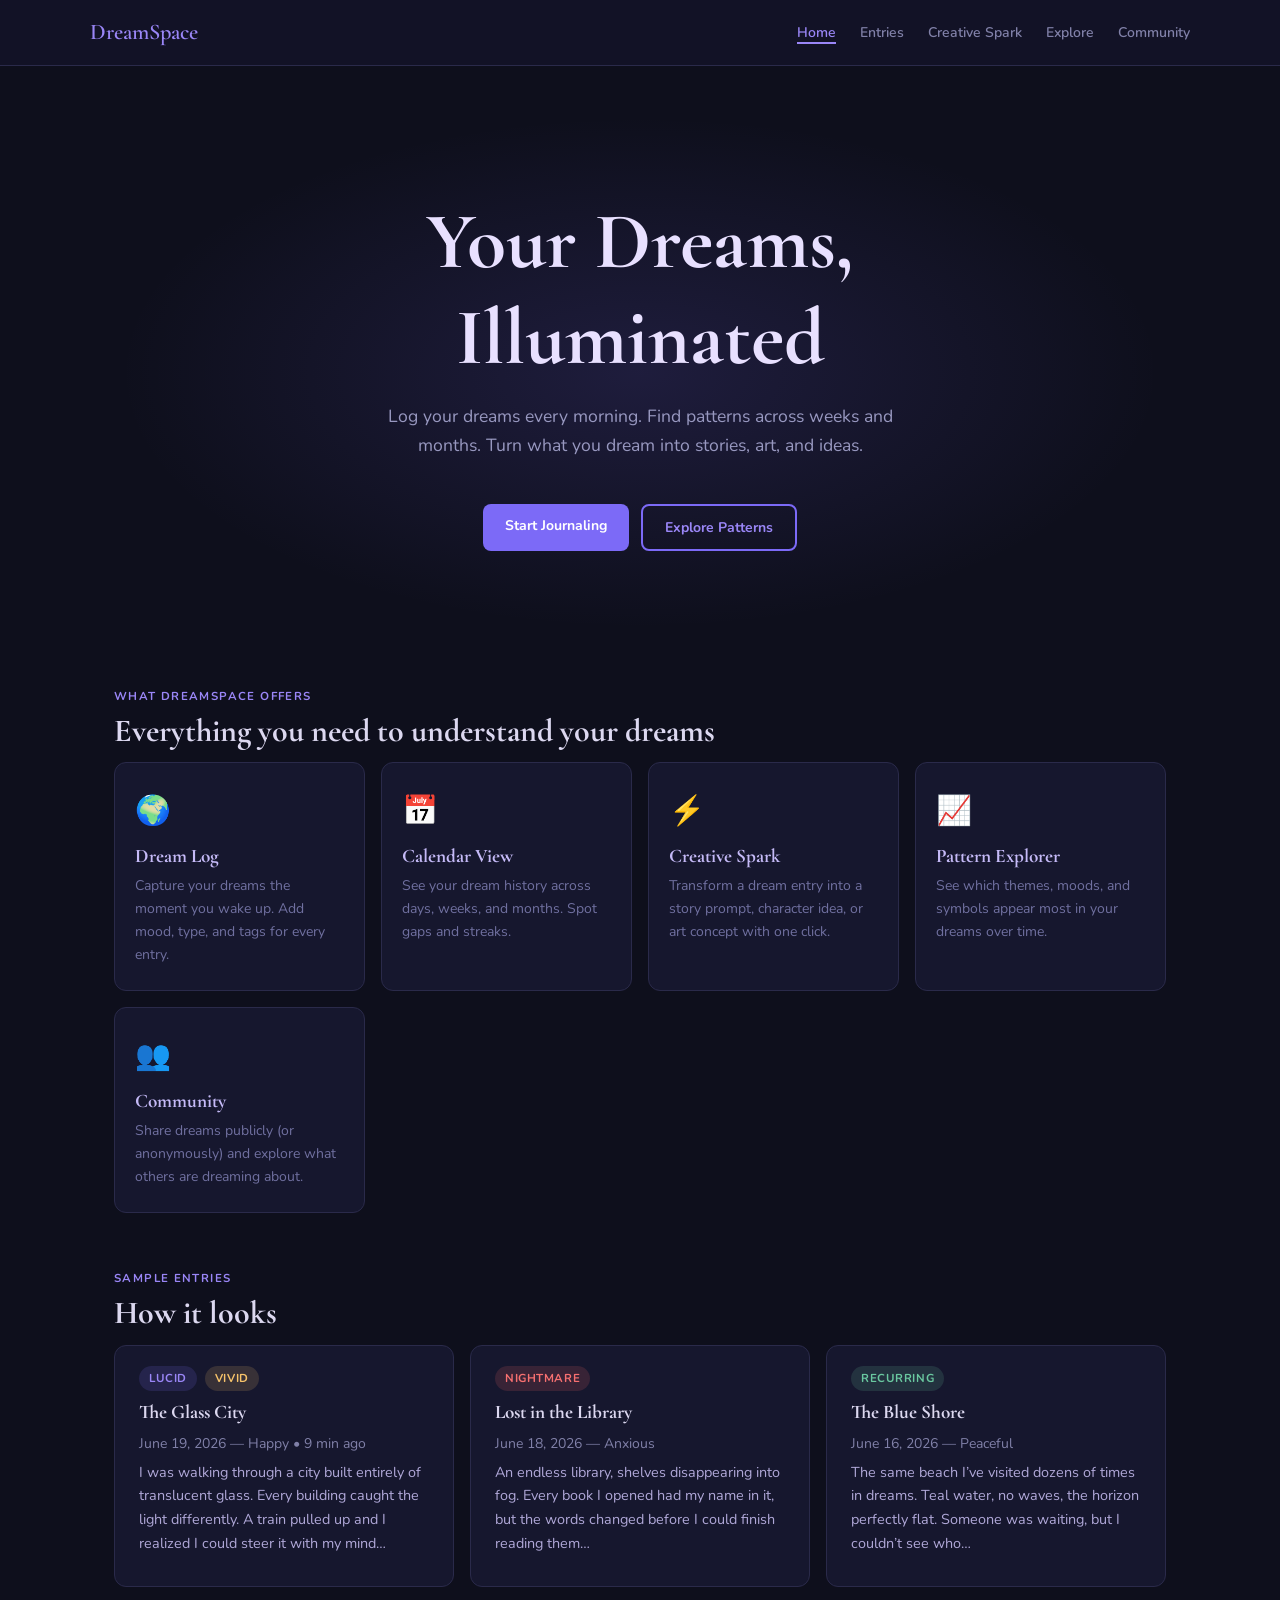
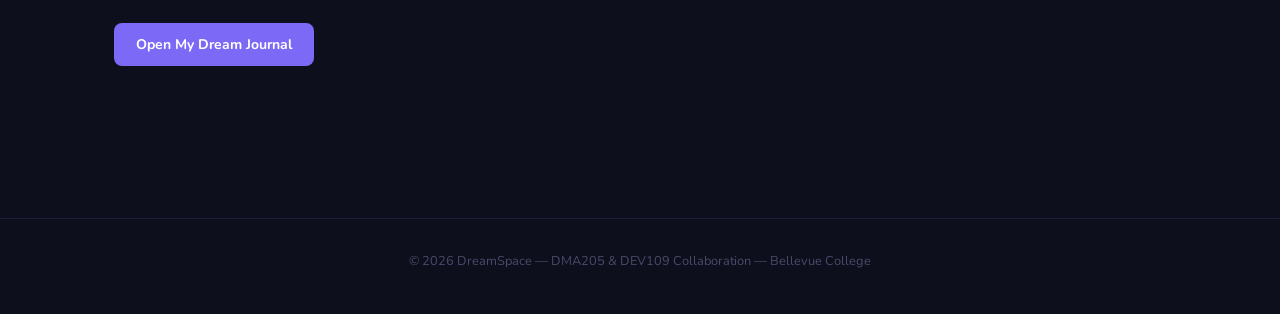
<file: index.html>
<!DOCTYPE html>
<html lang="en">
<head>
  <meta charset="UTF-8">
  <meta name="viewport" content="width=device-width, initial-scale=1.0">
  <meta http-equiv="X-UA-Compatible" content="IE=edge">
  <meta name="description" content="DreamSpace — a dream journaling app for logging, exploring, and making creative use of your dreams.">
  <meta name="keywords" content="dream journal, dream logging, lucid dreams, creative writing, DreamSpace">
  <meta name="author" content="Maggie Chao, Sara | DMA205 &amp; DEV109 Team 2">
  <meta name="robots" content="index, follow">
  <meta property="og:title" content="DreamSpace">
  <meta property="og:description" content="Log, explore, and create with your dreams.">
  <meta property="og:type" content="website">
  <title>DreamSpace</title>
  <link rel="preconnect" href="https://fonts.googleapis.com">
  <link rel="preconnect" href="https://fonts.gstatic.com" crossorigin>
  <link rel="stylesheet" href="css/styles.css">
  <style>
    .hero {
      position: relative;
      text-align: center;
      padding: 80px 24px;
      overflow: hidden;
    }
    .hero::before {
      content: '';
      position: absolute;
      inset: 0;
      background: radial-gradient(ellipse at center, rgba(124, 106, 247, 0.15) 0%, transparent 70%);
      pointer-events: none;
    }
    .hero h1 {
      color: #e8e0ff;
      font-size: clamp(2.5rem, 7vw, 5rem);
      margin-bottom: 16px;
      position: relative;
    }
    .hero p {
      color: #9898c0;
      font-size: 1.1rem;
      max-width: 520px;
      margin: 0 auto 32px;
      position: relative;
    }
    .hero-actions {
      display: flex;
      gap: 12px;
      justify-content: center;
      flex-wrap: wrap;
      position: relative;
    }
    .feature-row {
      display: grid;
      grid-template-columns: repeat(auto-fit, minmax(200px, 1fr));
      gap: 16px;
    }
    .feature-item {
      background: #16172e;
      border: 1px solid #2a2a4a;
      border-radius: 12px;
      padding: 24px 20px;
    }
    .feature-icon {
      font-size: 1.8rem;
      margin-bottom: 10px;
      display: block;
    }
    .feature-item h3 { color: #c5baf7; margin-bottom: 6px; }
    .feature-item p { color: #7070a0; font-size: 0.875rem; margin: 0; }
  </style>
</head>
<body>
  <header>
    <nav>
      <a href="index.html" class="logo">DreamSpace</a>
      <ul>
        <li><a href="index.html" class="active">Home</a></li>
        <li><a href="html/entries.html">Entries</a></li>
        <li><a href="html/creative.html">Creative Spark</a></li>
        <li><a href="html/explore.html">Explore</a></li>
        <li><a href="html/social.html">Community</a></li>
      </ul>
    </nav>
  </header>

  <main>
    <!-- Hero -->
    <section class="hero" aria-label="Welcome section">
      <h1>Your Dreams,<br>Illuminated</h1>
      <p>
        Log your dreams every morning. Find patterns across weeks and months.
        Turn what you dream into stories, art, and ideas.
      </p>
      <div class="hero-actions">
        <a href="html/entries.html" class="btn">Start Journaling</a>
        <a href="html/explore.html" class="btn btn-outline">Explore Patterns</a>
      </div>
    </section>

    <!-- Features -->
    <section aria-labelledby="features-heading">
      <p class="section-label">What DreamSpace offers</p>
      <h2 id="features-heading">Everything you need to understand your dreams</h2>
      <div class="feature-row">
        <div class="feature-item">
          <span class="feature-icon" aria-hidden="true">&#127757;</span>
          <h3>Dream Log</h3>
          <p>Capture your dreams the moment you wake up. Add mood, type, and tags for every entry.</p>
        </div>
        <div class="feature-item">
          <span class="feature-icon" aria-hidden="true">&#128197;</span>
          <h3>Calendar View</h3>
          <p>See your dream history across days, weeks, and months. Spot gaps and streaks.</p>
        </div>
        <div class="feature-item">
          <span class="feature-icon" aria-hidden="true">&#9889;</span>
          <h3>Creative Spark</h3>
          <p>Transform a dream entry into a story prompt, character idea, or art concept with one click.</p>
        </div>
        <div class="feature-item">
          <span class="feature-icon" aria-hidden="true">&#128200;</span>
          <h3>Pattern Explorer</h3>
          <p>See which themes, moods, and symbols appear most in your dreams over time.</p>
        </div>
        <div class="feature-item">
          <span class="feature-icon" aria-hidden="true">&#128101;</span>
          <h3>Community</h3>
          <p>Share dreams publicly (or anonymously) and explore what others are dreaming about.</p>
        </div>
      </div>
    </section>

    <!-- Recent entries preview -->
    <section aria-labelledby="recent-heading">
      <p class="section-label">Sample entries</p>
      <h2 id="recent-heading">How it looks</h2>
      <div class="card-grid">
        <div class="card">
          <div style="display: flex; gap: 8px; align-items: center; margin-bottom: 10px;">
            <span class="tag">Lucid</span>
            <span class="tag" style="background: rgba(247, 195, 106, 0.15); color: #f7c36a;">Vivid</span>
          </div>
          <h3>The Glass City</h3>
          <p style="color: #8080a8; font-size: 0.875rem; margin-bottom: 6px;">June 19, 2026 &mdash; Happy &bull; 9 min ago</p>
          <p style="font-size: 0.9rem; color: #b0a8d8;">
            I was walking through a city built entirely of translucent glass. Every building caught
            the light differently. A train pulled up and I realized I could steer it with my mind&hellip;
          </p>
        </div>
        <div class="card">
          <div style="display: flex; gap: 8px; align-items: center; margin-bottom: 10px;">
            <span class="tag" style="background: rgba(247, 100, 100, 0.15); color: #f77070;">Nightmare</span>
          </div>
          <h3>Lost in the Library</h3>
          <p style="color: #8080a8; font-size: 0.875rem; margin-bottom: 6px;">June 18, 2026 &mdash; Anxious</p>
          <p style="font-size: 0.9rem; color: #b0a8d8;">
            An endless library, shelves disappearing into fog. Every book I opened had my name
            in it, but the words changed before I could finish reading them&hellip;
          </p>
        </div>
        <div class="card">
          <div style="display: flex; gap: 8px; align-items: center; margin-bottom: 10px;">
            <span class="tag" style="background: rgba(106, 200, 160, 0.15); color: #6ac8a0;">Recurring</span>
          </div>
          <h3>The Blue Shore</h3>
          <p style="color: #8080a8; font-size: 0.875rem; margin-bottom: 6px;">June 16, 2026 &mdash; Peaceful</p>
          <p style="font-size: 0.9rem; color: #b0a8d8;">
            The same beach I&rsquo;ve visited dozens of times in dreams. Teal water, no waves,
            the horizon perfectly flat. Someone was waiting, but I couldn&rsquo;t see who&hellip;
          </p>
        </div>
      </div>
      <p style="margin-top: 24px;">
        <a href="html/entries.html" class="btn">Open My Dream Journal</a>
      </p>
    </section>
  </main>

  <footer>
    <p>&copy; 2026 DreamSpace &mdash; DMA205 &amp; DEV109 Collaboration &mdash; Bellevue College</p>
  </footer>
</body>
</html>
</file>
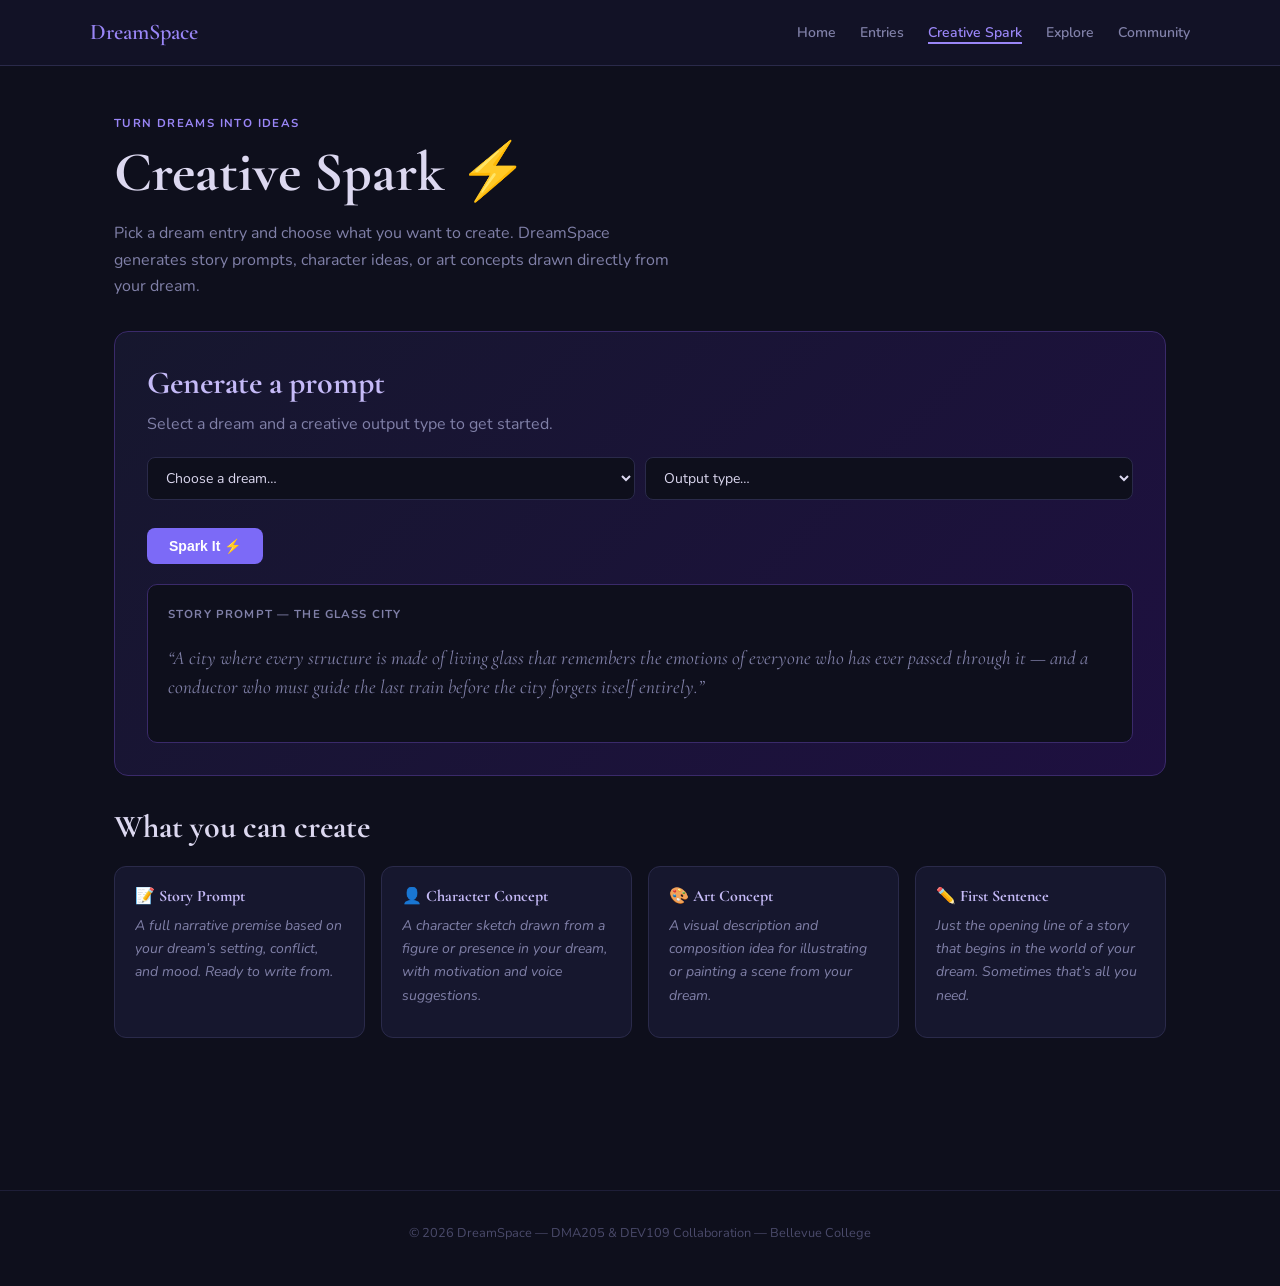
<file: html/creative.html>
<!DOCTYPE html>
<html lang="en">
<head>
  <meta charset="UTF-8">
  <meta name="viewport" content="width=device-width, initial-scale=1.0">
  <meta http-equiv="X-UA-Compatible" content="IE=edge">
  <meta name="description" content="DreamSpace Creative Spark — turn your dreams into story prompts, art ideas, and creative projects.">
  <meta name="keywords" content="creative spark, dream prompts, dream art, dream story, DreamSpace">
  <meta name="author" content="Maggie Chao, Sara | DMA205 &amp; DEV109 Team 2">
  <meta name="robots" content="noindex, follow">
  <meta property="og:title" content="Creative Spark | DreamSpace">
  <meta property="og:description" content="Turn your dreams into creative prompts and ideas.">
  <meta property="og:type" content="website">
  <title>Creative Spark | DreamSpace</title>
  <link rel="preconnect" href="https://fonts.googleapis.com">
  <link rel="preconnect" href="https://fonts.gstatic.com" crossorigin>
  <link rel="stylesheet" href="../css/styles.css">
  <style>
    .spark-box {
      background: linear-gradient(135deg, #16172e 0%, #1e1040 100%);
      border: 1px solid #3a2a6a;
      border-radius: 14px;
      padding: 32px;
      margin-bottom: 32px;
    }
    .spark-box h2 { color: #c5baf7; margin-bottom: 8px; }
    .spark-box p { color: #8080a8; margin-bottom: 20px; }
    .select-group { display: flex; gap: 10px; flex-wrap: wrap; margin-bottom: 16px; }
    .dream-select {
      background: #0e0f1c;
      border: 1px solid #2a2a4a;
      border-radius: 8px;
      padding: 10px 14px;
      color: #dcd8f0;
      font-family: 'Nunito', sans-serif;
      font-size: 0.875rem;
      flex: 1;
      min-width: 160px;
    }
    .dream-select:focus { outline: none; border-color: #7c6af7; }
    .prompt-card {
      background: #0e0f1c;
      border: 1px solid #3a2a6a;
      border-radius: 10px;
      padding: 20px;
      margin-top: 20px;
    }
    .prompt-label {
      font-size: 0.72rem;
      font-weight: 700;
      text-transform: uppercase;
      letter-spacing: 0.1em;
      color: #9a86f7;
      margin-bottom: 8px;
    }
    .prompt-text {
      font-family: 'Cormorant Garamond', Georgia, serif;
      font-size: 1.2rem;
      color: #e8e0ff;
      line-height: 1.5;
      font-style: italic;
    }
    .output-grid {
      display: grid;
      grid-template-columns: repeat(auto-fit, minmax(240px, 1fr));
      gap: 16px;
    }
    .output-card {
      background: #16172e;
      border: 1px solid #2a2a4a;
      border-radius: 12px;
      padding: 20px;
    }
    .output-card h3 { color: #c5baf7; font-size: 1rem; margin-bottom: 8px; }
    .output-card p { color: #8080a8; font-size: 0.875rem; font-style: italic; }
  </style>
</head>
<body>
  <header>
    <nav>
      <a href="../index.html" class="logo">DreamSpace</a>
      <ul>
        <li><a href="../index.html">Home</a></li>
        <li><a href="entries.html">Entries</a></li>
        <li><a href="creative.html" class="active">Creative Spark</a></li>
        <li><a href="explore.html">Explore</a></li>
        <li><a href="social.html">Community</a></li>
      </ul>
    </nav>
  </header>

  <main>
    <section aria-labelledby="spark-heading">
      <p class="section-label">Turn dreams into ideas</p>
      <h1 id="spark-heading">Creative Spark &#9889;</h1>
      <p style="color: #8080a8; max-width: 560px; margin-bottom: 32px;">
        Pick a dream entry and choose what you want to create. DreamSpace generates
        story prompts, character ideas, or art concepts drawn directly from your dream.
      </p>

      <!-- Spark tool -->
      <div class="spark-box">
        <h2>Generate a prompt</h2>
        <p>Select a dream and a creative output type to get started.</p>
        <form action="#" method="get">
          <div class="select-group">
            <label for="select-dream" style="display: none;">Select a dream</label>
            <select class="dream-select" id="select-dream" name="dream" aria-label="Select a dream entry">
              <option value="">Choose a dream&hellip;</option>
              <option>The Glass City (Jun 19)</option>
              <option>Lost in the Library (Jun 18)</option>
              <option>The Blue Shore (Jun 16)</option>
              <option>The Old House (Jun 14)</option>
            </select>
            <label for="select-output" style="display: none;">Select output type</label>
            <select class="dream-select" id="select-output" name="output_type" aria-label="Select output type">
              <option value="">Output type&hellip;</option>
              <option>Story prompt</option>
              <option>Character concept</option>
              <option>Art concept</option>
              <option>First sentence</option>
            </select>
          </div>
          <button type="submit" class="btn">Spark It &#9889;</button>
        </form>

        <!-- Sample output -->
        <div class="prompt-card" role="region" aria-label="Generated prompt sample">
          <p class="prompt-label">Story Prompt &mdash; The Glass City</p>
          <p class="prompt-text">
            &ldquo;A city where every structure is made of living glass that remembers
            the emotions of everyone who has ever passed through it &mdash; and a
            conductor who must guide the last train before the city forgets itself entirely.&rdquo;
          </p>
        </div>
      </div>

      <!-- Output type examples -->
      <h2 style="margin-bottom: 20px;">What you can create</h2>
      <div class="output-grid">
        <div class="output-card">
          <h3>&#128221; Story Prompt</h3>
          <p>A full narrative premise based on your dream&rsquo;s setting, conflict, and mood. Ready to write from.</p>
        </div>
        <div class="output-card">
          <h3>&#128100; Character Concept</h3>
          <p>A character sketch drawn from a figure or presence in your dream, with motivation and voice suggestions.</p>
        </div>
        <div class="output-card">
          <h3>&#127912; Art Concept</h3>
          <p>A visual description and composition idea for illustrating or painting a scene from your dream.</p>
        </div>
        <div class="output-card">
          <h3>&#9999;&#65039; First Sentence</h3>
          <p>Just the opening line of a story that begins in the world of your dream. Sometimes that&rsquo;s all you need.</p>
        </div>
      </div>
    </section>
  </main>

  <footer>
    <p>&copy; 2026 DreamSpace &mdash; DMA205 &amp; DEV109 Collaboration &mdash; Bellevue College</p>
  </footer>
</body>
</html>
</file>
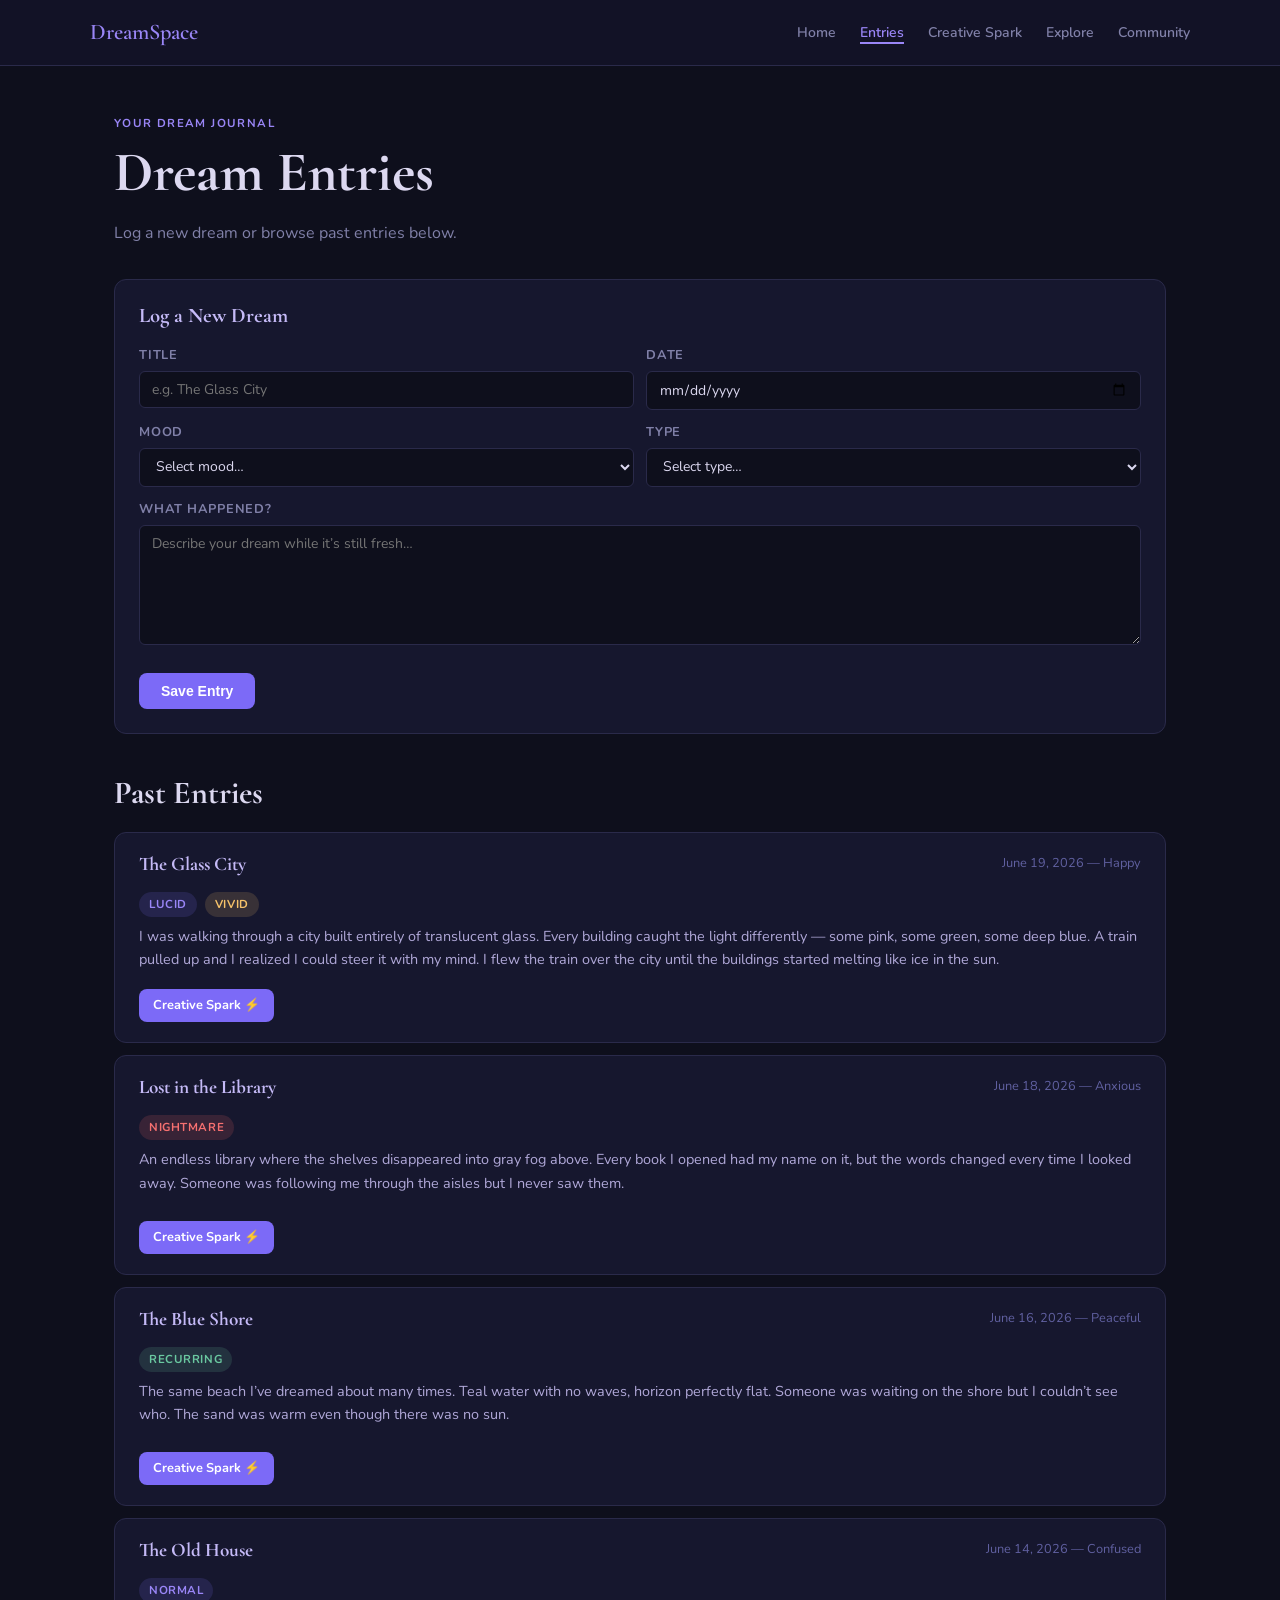
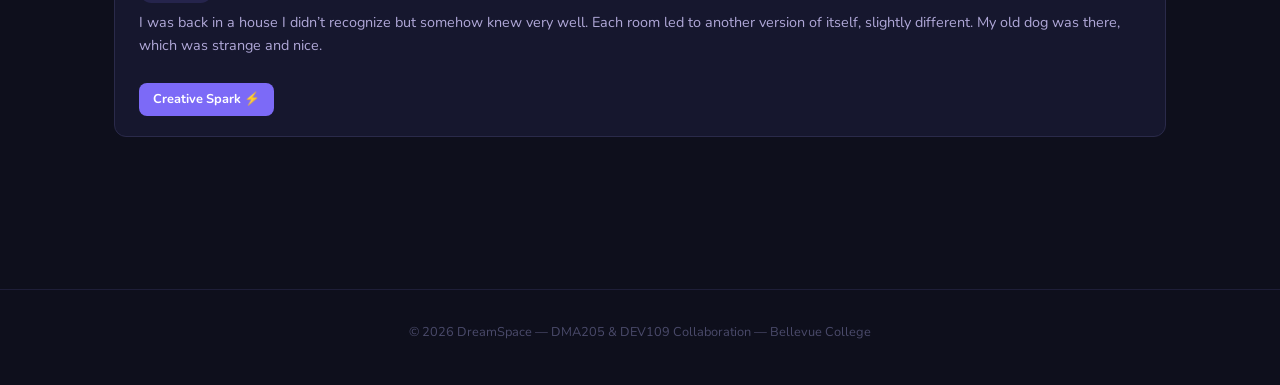
<file: html/entries.html>
<!DOCTYPE html>
<html lang="en">
<head>
  <meta charset="UTF-8">
  <meta name="viewport" content="width=device-width, initial-scale=1.0">
  <meta http-equiv="X-UA-Compatible" content="IE=edge">
  <meta name="description" content="DreamSpace Entries — your personal dream journal log with all past entries.">
  <meta name="keywords" content="dream entries, dream journal, dream log, DreamSpace">
  <meta name="author" content="Maggie Chao, Sara | DMA205 &amp; DEV109 Team 2">
  <meta name="robots" content="noindex, follow">
  <meta property="og:title" content="My Dream Entries | DreamSpace">
  <meta property="og:description" content="Your personal dream journal on DreamSpace.">
  <meta property="og:type" content="website">
  <title>Entries | DreamSpace</title>
  <link rel="preconnect" href="https://fonts.googleapis.com">
  <link rel="preconnect" href="https://fonts.gstatic.com" crossorigin>
  <link rel="stylesheet" href="../css/styles.css">
  <style>
    .entry-form {
      background: #16172e;
      border: 1px solid #2a2a4a;
      border-radius: 12px;
      padding: 24px;
      margin-bottom: 40px;
    }
    .entry-form h2 { color: #c5baf7; margin-bottom: 16px; font-size: 1.3rem; }
    .form-row { display: grid; grid-template-columns: 1fr 1fr; gap: 12px; margin-bottom: 12px; }
    .form-field { display: flex; flex-direction: column; gap: 5px; }
    .form-field label { font-size: 0.8rem; font-weight: 700; color: #8080a8; text-transform: uppercase; letter-spacing: 0.06em; }
    .form-input {
      background: #0e0f1c;
      border: 1px solid #2a2a4a;
      border-radius: 6px;
      padding: 8px 12px;
      color: #dcd8f0;
      font-family: 'Nunito', sans-serif;
      font-size: 0.875rem;
      width: 100%;
    }
    .form-input:focus { outline: none; border-color: #7c6af7; box-shadow: 0 0 0 2px rgba(124, 106, 247, 0.2); }
    textarea.form-input { resize: vertical; min-height: 120px; }
    .form-actions { display: flex; gap: 10px; margin-top: 16px; }
    .entry-list { display: flex; flex-direction: column; gap: 12px; }
    .entry-card {
      background: #16172e;
      border: 1px solid #2a2a4a;
      border-radius: 12px;
      padding: 20px 24px;
      display: flex;
      flex-direction: column;
      gap: 8px;
      transition: box-shadow 0.2s;
    }
    .entry-card:hover { box-shadow: 0 4px 20px rgba(124, 106, 247, 0.12); }
    .entry-header { display: flex; justify-content: space-between; align-items: flex-start; flex-wrap: wrap; gap: 8px; }
    .entry-meta { font-size: 0.8rem; color: #6060a0; }
    .entry-body { color: #b0a8d8; font-size: 0.9rem; line-height: 1.6; }
    .entry-tags { display: flex; gap: 8px; flex-wrap: wrap; }
    @media (max-width: 600px) { .form-row { grid-template-columns: 1fr; } }
  </style>
</head>
<body>
  <header>
    <nav>
      <a href="../index.html" class="logo">DreamSpace</a>
      <ul>
        <li><a href="../index.html">Home</a></li>
        <li><a href="entries.html" class="active">Entries</a></li>
        <li><a href="creative.html">Creative Spark</a></li>
        <li><a href="explore.html">Explore</a></li>
        <li><a href="social.html">Community</a></li>
      </ul>
    </nav>
  </header>

  <main>
    <section aria-labelledby="journal-heading">
      <p class="section-label">Your dream journal</p>
      <h1 id="journal-heading">Dream Entries</h1>
      <p style="color: #8080a8; margin-bottom: 32px;">
        Log a new dream or browse past entries below.
      </p>

      <!-- New entry form -->
      <div class="entry-form" role="region" aria-labelledby="new-entry-heading">
        <h2 id="new-entry-heading">Log a New Dream</h2>
        <form action="#" method="post">
          <div class="form-row">
            <div class="form-field">
              <label for="dream-title">Title</label>
              <input class="form-input" type="text" id="dream-title" name="title" placeholder="e.g. The Glass City">
            </div>
            <div class="form-field">
              <label for="dream-date">Date</label>
              <input class="form-input" type="date" id="dream-date" name="date">
            </div>
          </div>
          <div class="form-row">
            <div class="form-field">
              <label for="dream-mood">Mood</label>
              <select class="form-input" id="dream-mood" name="mood">
                <option value="">Select mood&hellip;</option>
                <option>Happy</option>
                <option>Peaceful</option>
                <option>Anxious</option>
                <option>Scared</option>
                <option>Confused</option>
                <option>Excited</option>
              </select>
            </div>
            <div class="form-field">
              <label for="dream-type">Type</label>
              <select class="form-input" id="dream-type" name="type">
                <option value="">Select type&hellip;</option>
                <option>Lucid</option>
                <option>Nightmare</option>
                <option>Recurring</option>
                <option>Vivid</option>
                <option>Normal</option>
              </select>
            </div>
          </div>
          <div class="form-field">
            <label for="dream-body">What happened?</label>
            <textarea class="form-input" id="dream-body" name="body" placeholder="Describe your dream while it&rsquo;s still fresh&hellip;"></textarea>
          </div>
          <div class="form-actions">
            <button type="submit" class="btn">Save Entry</button>
          </div>
        </form>
      </div>

      <!-- Past entries -->
      <h2 style="margin-bottom: 20px;">Past Entries</h2>
      <div class="entry-list">

        <article class="entry-card">
          <div class="entry-header">
            <h3 style="color: #c5baf7;">The Glass City</h3>
            <span class="entry-meta">June 19, 2026 &mdash; Happy</span>
          </div>
          <div class="entry-tags">
            <span class="tag">Lucid</span>
            <span class="tag" style="background: rgba(247, 195, 106, 0.15); color: #f7c36a;">Vivid</span>
          </div>
          <p class="entry-body">
            I was walking through a city built entirely of translucent glass. Every building caught
            the light differently &mdash; some pink, some green, some deep blue. A train pulled up
            and I realized I could steer it with my mind. I flew the train over the city
            until the buildings started melting like ice in the sun.
          </p>
          <div style="display: flex; gap: 10px; flex-wrap: wrap;">
            <a href="creative.html" class="btn" style="padding: 6px 14px; font-size: 0.8rem; margin-top: 0;">Creative Spark &#9889;</a>
          </div>
        </article>

        <article class="entry-card">
          <div class="entry-header">
            <h3 style="color: #c5baf7;">Lost in the Library</h3>
            <span class="entry-meta">June 18, 2026 &mdash; Anxious</span>
          </div>
          <div class="entry-tags">
            <span class="tag" style="background: rgba(247, 100, 100, 0.15); color: #f77070;">Nightmare</span>
          </div>
          <p class="entry-body">
            An endless library where the shelves disappeared into gray fog above.
            Every book I opened had my name on it, but the words changed every time I
            looked away. Someone was following me through the aisles but I never saw them.
          </p>
          <div>
            <a href="creative.html" class="btn" style="padding: 6px 14px; font-size: 0.8rem; margin-top: 8px;">Creative Spark &#9889;</a>
          </div>
        </article>

        <article class="entry-card">
          <div class="entry-header">
            <h3 style="color: #c5baf7;">The Blue Shore</h3>
            <span class="entry-meta">June 16, 2026 &mdash; Peaceful</span>
          </div>
          <div class="entry-tags">
            <span class="tag" style="background: rgba(106, 200, 160, 0.15); color: #6ac8a0;">Recurring</span>
          </div>
          <p class="entry-body">
            The same beach I&rsquo;ve dreamed about many times. Teal water with no waves,
            horizon perfectly flat. Someone was waiting on the shore but I couldn&rsquo;t
            see who. The sand was warm even though there was no sun.
          </p>
          <div>
            <a href="creative.html" class="btn" style="padding: 6px 14px; font-size: 0.8rem; margin-top: 8px;">Creative Spark &#9889;</a>
          </div>
        </article>

        <article class="entry-card">
          <div class="entry-header">
            <h3 style="color: #c5baf7;">The Old House</h3>
            <span class="entry-meta">June 14, 2026 &mdash; Confused</span>
          </div>
          <div class="entry-tags">
            <span class="tag">Normal</span>
          </div>
          <p class="entry-body">
            I was back in a house I didn&rsquo;t recognize but somehow knew very well.
            Each room led to another version of itself, slightly different.
            My old dog was there, which was strange and nice.
          </p>
          <div>
            <a href="creative.html" class="btn" style="padding: 6px 14px; font-size: 0.8rem; margin-top: 8px;">Creative Spark &#9889;</a>
          </div>
        </article>

      </div>
    </section>
  </main>

  <footer>
    <p>&copy; 2026 DreamSpace &mdash; DMA205 &amp; DEV109 Collaboration &mdash; Bellevue College</p>
  </footer>
</body>
</html>
</file>
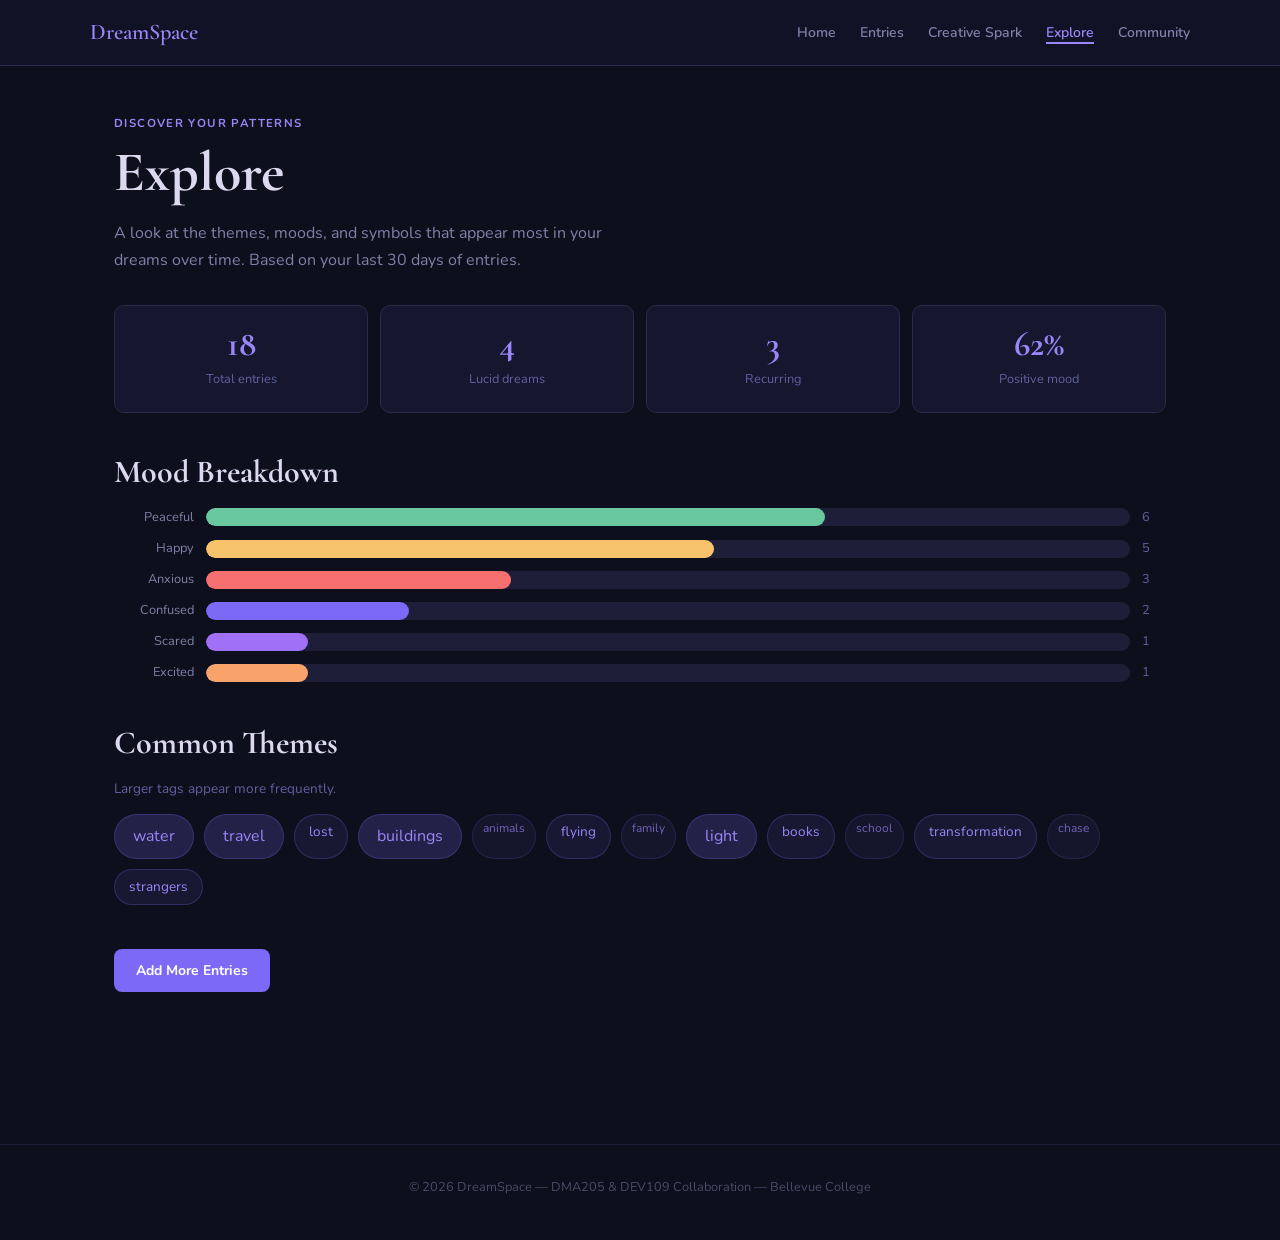
<file: html/explore.html>
<!DOCTYPE html>
<html lang="en">
<head>
  <meta charset="UTF-8">
  <meta name="viewport" content="width=device-width, initial-scale=1.0">
  <meta http-equiv="X-UA-Compatible" content="IE=edge">
  <meta name="description" content="DreamSpace Explore — find patterns in your dreams across moods, themes, and symbols.">
  <meta name="keywords" content="dream patterns, dream themes, dream analysis, DreamSpace">
  <meta name="author" content="Maggie Chao, Sara | DMA205 &amp; DEV109 Team 2">
  <meta name="robots" content="noindex, follow">
  <meta property="og:title" content="Explore Patterns | DreamSpace">
  <meta property="og:description" content="Discover patterns across your dream entries.">
  <meta property="og:type" content="website">
  <title>Explore | DreamSpace</title>
  <link rel="preconnect" href="https://fonts.googleapis.com">
  <link rel="preconnect" href="https://fonts.gstatic.com" crossorigin>
  <link rel="stylesheet" href="../css/styles.css">
  <style>
    .stat-row {
      display: grid;
      grid-template-columns: repeat(auto-fit, minmax(140px, 1fr));
      gap: 12px;
      margin-bottom: 40px;
    }
    .stat-box {
      background: #16172e;
      border: 1px solid #2a2a4a;
      border-radius: 10px;
      padding: 20px;
      text-align: center;
    }
    .stat-box strong {
      display: block;
      font-family: 'Cormorant Garamond', Georgia, serif;
      font-size: 2.2rem;
      color: #9a86f7;
      line-height: 1;
      margin-bottom: 4px;
    }
    .stat-box span { font-size: 0.8rem; color: #6060a0; }
    .bar-chart { display: flex; flex-direction: column; gap: 10px; margin-bottom: 40px; }
    .bar-row { display: flex; align-items: center; gap: 12px; }
    .bar-label { width: 80px; font-size: 0.8rem; color: #8080a8; text-align: right; flex-shrink: 0; }
    .bar-track { flex: 1; height: 18px; background: #1e1e38; border-radius: 999px; overflow: hidden; }
    .bar-fill { height: 100%; border-radius: 999px; background: #7c6af7; transition: width 0.3s; }
    .bar-count { font-size: 0.8rem; color: #6060a0; width: 24px; flex-shrink: 0; }
    .theme-grid {
      display: flex;
      flex-wrap: wrap;
      gap: 10px;
      margin-bottom: 32px;
    }
    .theme-chip {
      background: rgba(124, 106, 247, 0.1);
      border: 1px solid rgba(124, 106, 247, 0.25);
      border-radius: 999px;
      padding: 6px 14px;
      font-size: 0.85rem;
      color: #9a86f7;
    }
    .theme-chip.large { font-size: 1rem; padding: 8px 18px; background: rgba(124, 106, 247, 0.2); }
    .theme-chip.small { font-size: 0.75rem; padding: 4px 10px; opacity: 0.7; }
  </style>
</head>
<body>
  <header>
    <nav>
      <a href="../index.html" class="logo">DreamSpace</a>
      <ul>
        <li><a href="../index.html">Home</a></li>
        <li><a href="entries.html">Entries</a></li>
        <li><a href="creative.html">Creative Spark</a></li>
        <li><a href="explore.html" class="active">Explore</a></li>
        <li><a href="social.html">Community</a></li>
      </ul>
    </nav>
  </header>

  <main>
    <section aria-labelledby="explore-heading">
      <p class="section-label">Discover your patterns</p>
      <h1 id="explore-heading">Explore</h1>
      <p style="color: #8080a8; max-width: 540px; margin-bottom: 32px;">
        A look at the themes, moods, and symbols that appear most in your dreams over time.
        Based on your last 30 days of entries.
      </p>

      <!-- Stats -->
      <div class="stat-row">
        <div class="stat-box">
          <strong>18</strong>
          <span>Total entries</span>
        </div>
        <div class="stat-box">
          <strong>4</strong>
          <span>Lucid dreams</span>
        </div>
        <div class="stat-box">
          <strong>3</strong>
          <span>Recurring</span>
        </div>
        <div class="stat-box">
          <strong>62%</strong>
          <span>Positive mood</span>
        </div>
      </div>

      <!-- Mood breakdown -->
      <h2 style="margin-bottom: 16px;">Mood Breakdown</h2>
      <div class="bar-chart">
        <div class="bar-row">
          <span class="bar-label">Peaceful</span>
          <div class="bar-track">
            <div class="bar-fill" style="width: 67%; background: #6ac8a0;"></div>
          </div>
          <span class="bar-count">6</span>
        </div>
        <div class="bar-row">
          <span class="bar-label">Happy</span>
          <div class="bar-track">
            <div class="bar-fill" style="width: 55%; background: #f7c36a;"></div>
          </div>
          <span class="bar-count">5</span>
        </div>
        <div class="bar-row">
          <span class="bar-label">Anxious</span>
          <div class="bar-track">
            <div class="bar-fill" style="width: 33%; background: #f77070;"></div>
          </div>
          <span class="bar-count">3</span>
        </div>
        <div class="bar-row">
          <span class="bar-label">Confused</span>
          <div class="bar-track">
            <div class="bar-fill" style="width: 22%; background: #7c6af7;"></div>
          </div>
          <span class="bar-count">2</span>
        </div>
        <div class="bar-row">
          <span class="bar-label">Scared</span>
          <div class="bar-track">
            <div class="bar-fill" style="width: 11%; background: #a070f7;"></div>
          </div>
          <span class="bar-count">1</span>
        </div>
        <div class="bar-row">
          <span class="bar-label">Excited</span>
          <div class="bar-track">
            <div class="bar-fill" style="width: 11%; background: #f7a36a;"></div>
          </div>
          <span class="bar-count">1</span>
        </div>
      </div>

      <!-- Common themes -->
      <h2 style="margin-bottom: 16px;">Common Themes</h2>
      <p style="color: #6060a0; font-size: 0.85rem; margin-bottom: 14px;">Larger tags appear more frequently.</p>
      <div class="theme-grid">
        <span class="theme-chip large">water</span>
        <span class="theme-chip large">travel</span>
        <span class="theme-chip">lost</span>
        <span class="theme-chip large">buildings</span>
        <span class="theme-chip small">animals</span>
        <span class="theme-chip">flying</span>
        <span class="theme-chip small">family</span>
        <span class="theme-chip large">light</span>
        <span class="theme-chip">books</span>
        <span class="theme-chip small">school</span>
        <span class="theme-chip">transformation</span>
        <span class="theme-chip small">chase</span>
        <span class="theme-chip">strangers</span>
      </div>

      <p>
        <a href="entries.html" class="btn">Add More Entries</a>
      </p>
    </section>
  </main>

  <footer>
    <p>&copy; 2026 DreamSpace &mdash; DMA205 &amp; DEV109 Collaboration &mdash; Bellevue College</p>
  </footer>
</body>
</html>
</file>
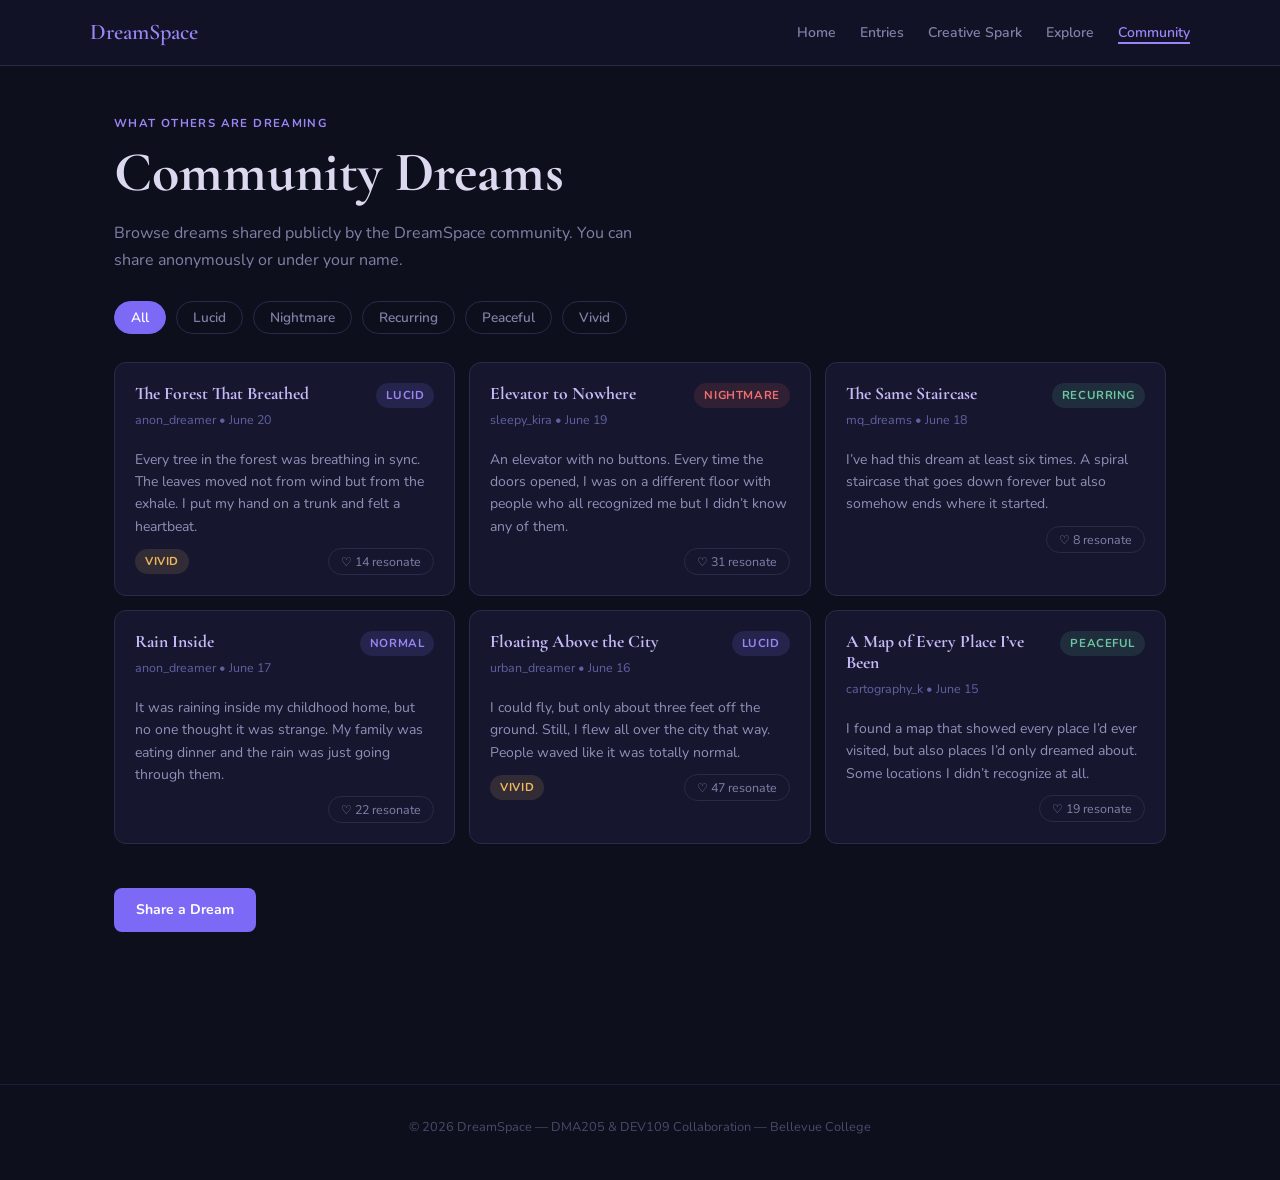
<file: html/social.html>
<!DOCTYPE html>
<html lang="en">
<head>
  <meta charset="UTF-8">
  <meta name="viewport" content="width=device-width, initial-scale=1.0">
  <meta http-equiv="X-UA-Compatible" content="IE=edge">
  <meta name="description" content="DreamSpace Community — browse shared dreams and see what others are dreaming about.">
  <meta name="keywords" content="dream community, shared dreams, public dreams, DreamSpace">
  <meta name="author" content="Maggie Chao, Sara | DMA205 &amp; DEV109 Team 2">
  <meta name="robots" content="index, follow">
  <meta property="og:title" content="Community | DreamSpace">
  <meta property="og:description" content="Browse shared dreams from the DreamSpace community.">
  <meta property="og:type" content="website">
  <title>Community | DreamSpace</title>
  <link rel="preconnect" href="https://fonts.googleapis.com">
  <link rel="preconnect" href="https://fonts.gstatic.com" crossorigin>
  <link rel="stylesheet" href="../css/styles.css">
  <style>
    .filter-row {
      display: flex;
      gap: 10px;
      flex-wrap: wrap;
      margin-bottom: 28px;
    }
    .filter-btn {
      padding: 6px 16px;
      border-radius: 999px;
      border: 1px solid #2a2a4a;
      background: transparent;
      color: #8080a8;
      font-family: 'Nunito', sans-serif;
      font-size: 0.85rem;
      font-weight: 600;
      cursor: pointer;
      transition: all 0.15s;
    }
    .filter-btn:hover, .filter-btn.active {
      background: #7c6af7;
      color: white;
      border-color: #7c6af7;
    }
    .filter-btn:focus-visible { outline: 2px solid #9a86f7; outline-offset: 2px; }
    .community-grid {
      display: grid;
      grid-template-columns: repeat(auto-fill, minmax(min(300px, 100%), 1fr));
      gap: 14px;
    }
    .pub-entry {
      background: #16172e;
      border: 1px solid #2a2a4a;
      border-radius: 12px;
      padding: 20px;
      transition: box-shadow 0.2s;
    }
    .pub-entry:hover { box-shadow: 0 4px 18px rgba(124, 106, 247, 0.15); }
    .pub-header { display: flex; justify-content: space-between; align-items: flex-start; margin-bottom: 8px; gap: 8px; }
    .pub-author { font-size: 0.78rem; color: #6060a0; }
    .pub-title { color: #c5baf7; margin-bottom: 6px; font-size: 1.1rem; }
    .pub-body { color: #9090b8; font-size: 0.875rem; line-height: 1.6; margin-bottom: 10px; }
    .pub-footer { display: flex; align-items: center; justify-content: space-between; flex-wrap: wrap; gap: 8px; }
    .react-btn {
      background: transparent;
      border: 1px solid #2a2a4a;
      color: #8080a8;
      border-radius: 999px;
      padding: 4px 12px;
      font-size: 0.78rem;
      cursor: pointer;
      font-family: 'Nunito', sans-serif;
      transition: all 0.15s;
    }
    .react-btn:hover { border-color: #7c6af7; color: #9a86f7; }
    .react-btn:focus-visible { outline: 2px solid #9a86f7; outline-offset: 2px; }
  </style>
</head>
<body>
  <header>
    <nav>
      <a href="../index.html" class="logo">DreamSpace</a>
      <ul>
        <li><a href="../index.html">Home</a></li>
        <li><a href="entries.html">Entries</a></li>
        <li><a href="creative.html">Creative Spark</a></li>
        <li><a href="explore.html">Explore</a></li>
        <li><a href="social.html" class="active">Community</a></li>
      </ul>
    </nav>
  </header>

  <main>
    <section aria-labelledby="community-heading">
      <p class="section-label">What others are dreaming</p>
      <h1 id="community-heading">Community Dreams</h1>
      <p style="color: #8080a8; max-width: 540px; margin-bottom: 28px;">
        Browse dreams shared publicly by the DreamSpace community.
        You can share anonymously or under your name.
      </p>

      <!-- Filters -->
      <div class="filter-row">
        <button type="button" class="filter-btn active">All</button>
        <button type="button" class="filter-btn">Lucid</button>
        <button type="button" class="filter-btn">Nightmare</button>
        <button type="button" class="filter-btn">Recurring</button>
        <button type="button" class="filter-btn">Peaceful</button>
        <button type="button" class="filter-btn">Vivid</button>
      </div>

      <!-- Community entries -->
      <div class="community-grid">

        <article class="pub-entry">
          <div class="pub-header">
            <div>
              <h2 class="pub-title">The Forest That Breathed</h2>
              <p class="pub-author">anon_dreamer &bull; June 20</p>
            </div>
            <span class="tag">Lucid</span>
          </div>
          <p class="pub-body">
            Every tree in the forest was breathing in sync. The leaves moved not from wind
            but from the exhale. I put my hand on a trunk and felt a heartbeat.
          </p>
          <div class="pub-footer">
            <div style="display: flex; gap: 8px; flex-wrap: wrap;">
              <span class="tag" style="background: rgba(247, 195, 106, 0.12); color: #f0b85a;">Vivid</span>
            </div>
            <button type="button" class="react-btn">&#9825; 14 resonate</button>
          </div>
        </article>

        <article class="pub-entry">
          <div class="pub-header">
            <div>
              <h2 class="pub-title">Elevator to Nowhere</h2>
              <p class="pub-author">sleepy_kira &bull; June 19</p>
            </div>
            <span class="tag" style="background: rgba(247, 100, 100, 0.12); color: #f07070;">Nightmare</span>
          </div>
          <p class="pub-body">
            An elevator with no buttons. Every time the doors opened, I was on a different
            floor with people who all recognized me but I didn&rsquo;t know any of them.
          </p>
          <div class="pub-footer">
            <div></div>
            <button type="button" class="react-btn">&#9825; 31 resonate</button>
          </div>
        </article>

        <article class="pub-entry">
          <div class="pub-header">
            <div>
              <h2 class="pub-title">The Same Staircase</h2>
              <p class="pub-author">mq_dreams &bull; June 18</p>
            </div>
            <span class="tag" style="background: rgba(106, 200, 160, 0.12); color: #6ac8a0;">Recurring</span>
          </div>
          <p class="pub-body">
            I&rsquo;ve had this dream at least six times. A spiral staircase that goes down
            forever but also somehow ends where it started.
          </p>
          <div class="pub-footer">
            <div></div>
            <button type="button" class="react-btn">&#9825; 8 resonate</button>
          </div>
        </article>

        <article class="pub-entry">
          <div class="pub-header">
            <div>
              <h2 class="pub-title">Rain Inside</h2>
              <p class="pub-author">anon_dreamer &bull; June 17</p>
            </div>
            <span class="tag">Normal</span>
          </div>
          <p class="pub-body">
            It was raining inside my childhood home, but no one thought it was strange.
            My family was eating dinner and the rain was just going through them.
          </p>
          <div class="pub-footer">
            <div></div>
            <button type="button" class="react-btn">&#9825; 22 resonate</button>
          </div>
        </article>

        <article class="pub-entry">
          <div class="pub-header">
            <div>
              <h2 class="pub-title">Floating Above the City</h2>
              <p class="pub-author">urban_dreamer &bull; June 16</p>
            </div>
            <span class="tag">Lucid</span>
          </div>
          <p class="pub-body">
            I could fly, but only about three feet off the ground. Still, I flew all over
            the city that way. People waved like it was totally normal.
          </p>
          <div class="pub-footer">
            <div style="display: flex; gap: 8px;">
              <span class="tag" style="background: rgba(247, 195, 106, 0.12); color: #f0b85a;">Vivid</span>
            </div>
            <button type="button" class="react-btn">&#9825; 47 resonate</button>
          </div>
        </article>

        <article class="pub-entry">
          <div class="pub-header">
            <div>
              <h2 class="pub-title">A Map of Every Place I&rsquo;ve Been</h2>
              <p class="pub-author">cartography_k &bull; June 15</p>
            </div>
            <span class="tag" style="background: rgba(106, 200, 160, 0.12); color: #6ac8a0;">Peaceful</span>
          </div>
          <p class="pub-body">
            I found a map that showed every place I&rsquo;d ever visited, but also places
            I&rsquo;d only dreamed about. Some locations I didn&rsquo;t recognize at all.
          </p>
          <div class="pub-footer">
            <div></div>
            <button type="button" class="react-btn">&#9825; 19 resonate</button>
          </div>
        </article>

      </div>

      <p style="margin-top: 32px;">
        <a href="entries.html" class="btn">Share a Dream</a>
      </p>
    </section>
  </main>

  <footer>
    <p>&copy; 2026 DreamSpace &mdash; DMA205 &amp; DEV109 Collaboration &mdash; Bellevue College</p>
  </footer>
</body>
</html>
</file>
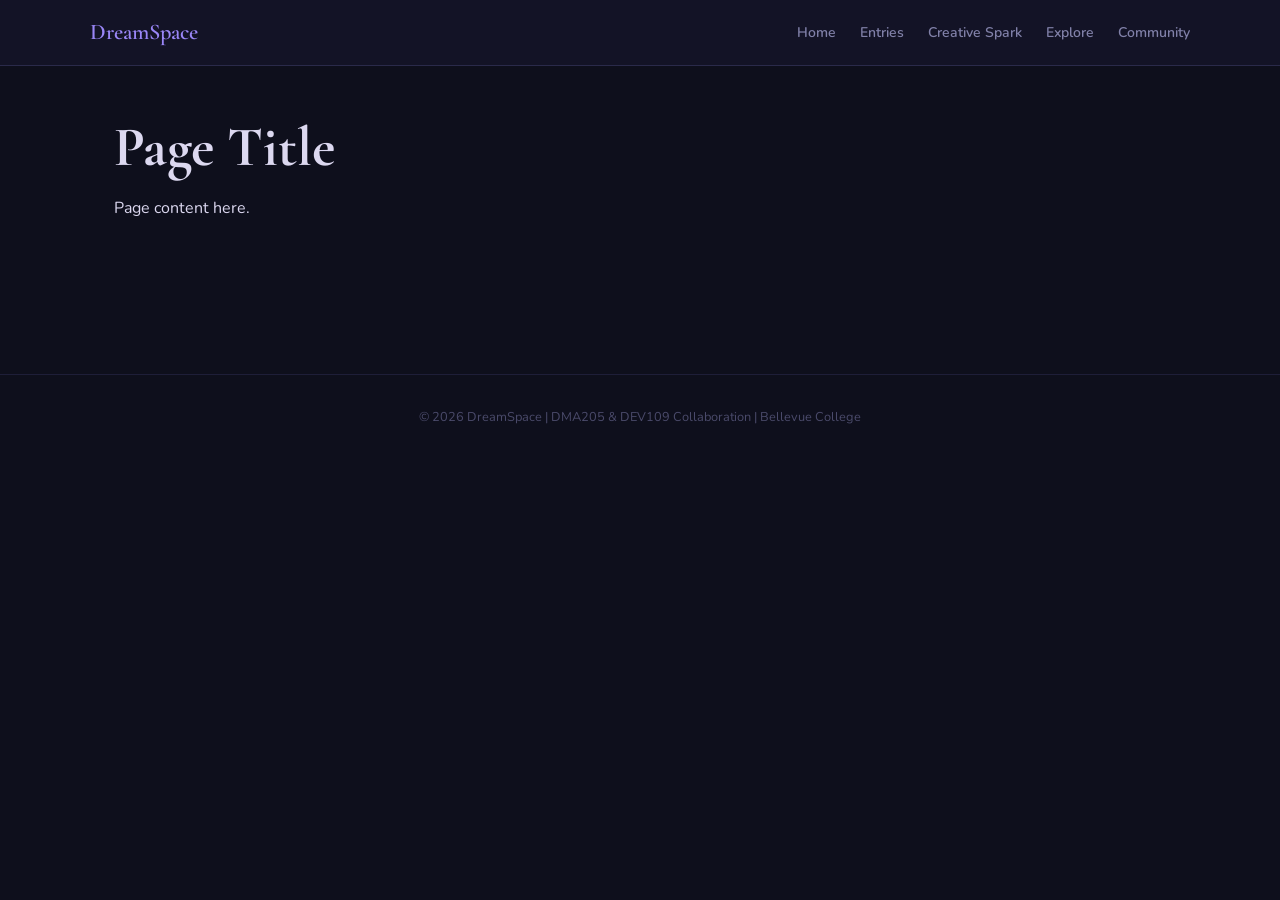
<file: template/page-template.html>
<!DOCTYPE html>
<html lang="en">
<head>
  <meta charset="UTF-8">
  <meta name="viewport" content="width=device-width, initial-scale=1.0">
  <meta http-equiv="X-UA-Compatible" content="IE=edge">
  <meta name="description" content="Page description here.">
  <meta name="keywords" content="keyword1, keyword2">
  <meta name="author" content="DMA205 Design Team | DEV109 Team 2">
  <meta name="robots" content="index, follow">
  <title>Page Title | DreamSpace</title>
  <link rel="stylesheet" href="../css/styles.css">
</head>
<body>
  <header>
    <nav>
      <a href="../index.html" class="logo">DreamSpace</a>
      <ul>
        <li><a href="../index.html">Home</a></li>
        <li><a href="../html/entries.html">Entries</a></li>
        <li><a href="../html/creative.html">Creative Spark</a></li>
        <li><a href="../html/explore.html">Explore</a></li>
        <li><a href="../html/social.html">Community</a></li>
      </ul>
    </nav>
  </header>

  <main>
    <section>
      <h1>Page Title</h1>
      <p>Page content here.</p>
    </section>
  </main>

  <footer>
    <p>&copy; 2026 DreamSpace | DMA205 &amp; DEV109 Collaboration | Bellevue College</p>
  </footer>
</body>
</html>
</file>
<file: css/styles.css>
/* DreamSpace — Styles */

@import url('https://fonts.googleapis.com/css2?family=Cormorant+Garamond:ital,wght@0,400;0,600;1,400&family=Nunito:wght@400;600&display=swap');

:root {
  --accent: #7c6af7;
}

/* reset */
* {
  box-sizing: border-box;
  margin: 0;
  padding: 0;
}

body {
  background-color: #0e0f1c;
  color: #dcd8f0;
  font-family: 'Nunito', 'Segoe UI', Arial, sans-serif;
  line-height: 1.65;
}

img {
  max-width: 100%;
  height: auto;
  display: block;
}

a {
  color: inherit;
  text-decoration: none;
}

ul {
  list-style: none;
}

/* typography */
h1, h2, h3 {
  font-family: 'Cormorant Garamond', Georgia, serif;
  line-height: 1.2;
}

h1 { font-size: clamp(2rem, 5vw, 3.5rem); margin-bottom: 14px; }
h2 { font-size: clamp(1.4rem, 3vw, 2rem); margin-bottom: 12px; }
h3 { font-size: 1.2rem; margin-bottom: 8px; }

p { margin-bottom: 10px; }

/* layout */
.container {
  max-width: 1100px;
  margin: 0 auto;
  padding: 0 24px;
}

main {
  max-width: 1100px;
  margin: 0 auto;
  padding: 48px 24px;
}

section {
  margin-bottom: 56px;
}

/* section label */
.section-label {
  font-size: 0.72rem;
  font-weight: 700;
  text-transform: uppercase;
  letter-spacing: 0.12em;
  color: #9a86f7;
  margin-bottom: 6px;
}

/* nav */
header {
  background-color: rgba(20, 20, 40, 0.95);
  border-bottom: 1px solid #2a2a4a;
  padding: 14px 24px;
  position: sticky;
  top: 0;
  z-index: 100;
}

nav {
  display: flex;
  align-items: center;
  gap: 24px;
  max-width: 1100px;
  margin: 0 auto;
}

.logo {
  font-family: 'Cormorant Garamond', Georgia, serif;
  font-size: 1.4rem;
  font-weight: 600;
  color: #9a86f7;
  text-decoration: none;
  margin-right: auto;
}

nav ul {
  list-style: none;
  display: flex;
  gap: 24px;
}

nav a {
  color: #8080a8;
  text-decoration: none;
  font-size: 0.875rem;
  font-weight: 600;
  transition: color 0.15s;
}

nav a:hover  { color: #9a86f7; }
nav a.active { color: #9a86f7; border-bottom: 2px solid #9a86f7; }

/* buttons */
.btn {
  display: inline-block;
  background-color: var(--accent);
  color: #fff;
  padding: 10px 22px;
  border-radius: 8px;
  text-decoration: none;
  font-weight: 700;
  font-size: 0.875rem;
  margin-top: 12px;
  border: none;
  cursor: pointer;
  transition: background 0.15s, transform 0.1s;
}

.btn:hover {
  background-color: #6855e8;
  transform: translateY(-1px);
}

.btn:focus-visible {
  outline: 2px solid #9a86f7;
  outline-offset: 2px;
}

.btn-outline {
  background: transparent;
  border: 2px solid var(--accent);
  color: #9a86f7;
}

.btn-outline:hover {
  background: rgba(124, 106, 247, 0.1);
}

/* cards */
.card {
  background: #16172e;
  border: 1px solid #2a2a4a;
  border-radius: 12px;
  padding: 20px 24px;
  transition: box-shadow 0.2s;
}

.card:hover {
  box-shadow: 0 4px 20px rgba(124, 106, 247, 0.15);
}

.card-grid {
  display: grid;
  grid-template-columns: repeat(3, 1fr);
  gap: 16px;
}

/* tags */
.tag {
  display: inline-block;
  background: rgba(124, 106, 247, 0.15);
  color: #9a86f7;
  font-size: 0.72rem;
  font-weight: 700;
  padding: 3px 10px;
  border-radius: 999px;
  text-transform: uppercase;
  letter-spacing: 0.05em;
}

/* footer */
footer {
  text-align: center;
  padding: 32px 24px;
  color: #4a4a6a;
  font-size: 0.8rem;
  border-top: 1px solid #1e1e38;
  margin-top: 48px;
}

/* responsive */
@media (max-width: 900px) {
  .card-grid { grid-template-columns: repeat(2, 1fr); }
}

@media (max-width: 640px) {
  nav ul { display: none; }
  .card-grid { grid-template-columns: 1fr; }
}
</file>
